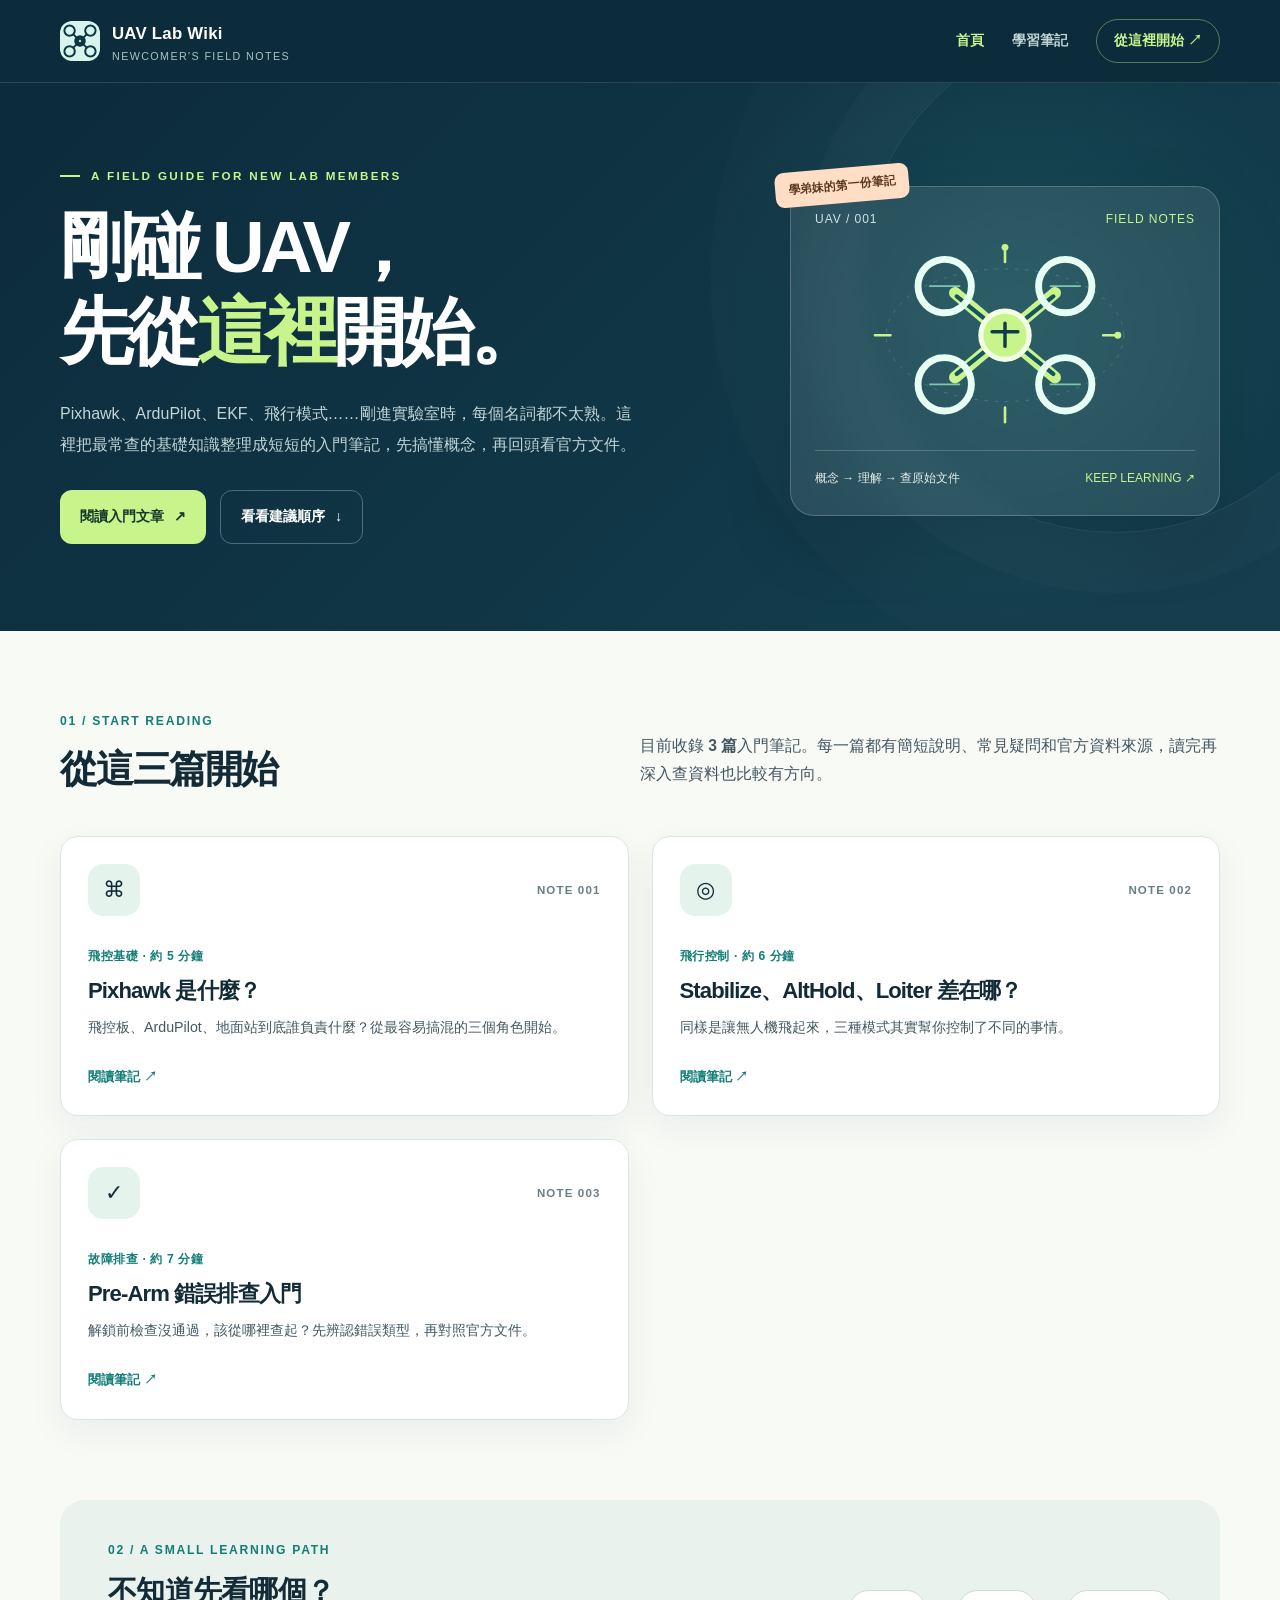
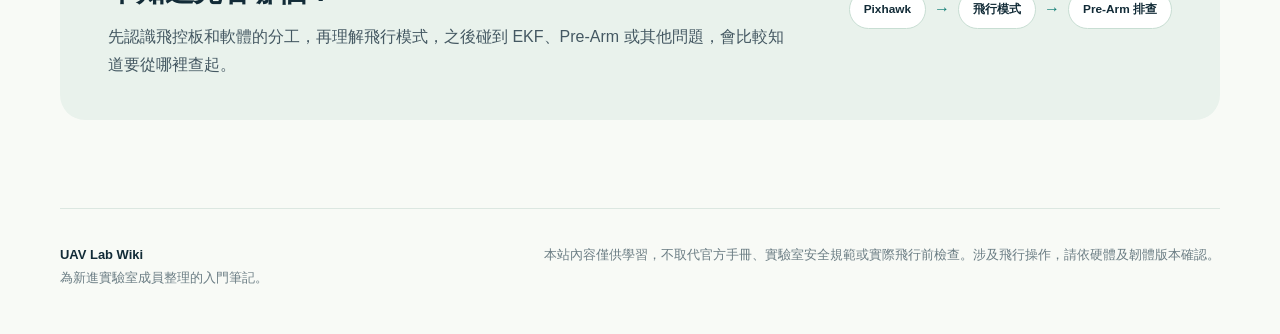
<file: index.html>
<!doctype html>
<html lang="zh-Hant">
<head>
  <meta charset="utf-8">
  <meta name="viewport" content="width=device-width, initial-scale=1">
  <meta name="description" content="給實驗室新進成員的無人機技術入門筆記。從 Pixhawk、ArduPilot 到飛行模式，先把最常遇到的問題弄懂。">
  <meta name="theme-color" content="#0c2b3b">
  <title>UAV Lab Wiki｜實驗室新生無人機入門筆記</title>
  <link rel="icon" type="image/svg+xml" href="assets/img/uav-mark.svg">
  <link rel="stylesheet" href="assets/css/style.css">
</head>
<body>
  <a class="skip-link" href="#main">跳到主要內容</a>
  <header class="site-header">
    <div class="container header-inner">
      <a class="brand" href="index.html" aria-label="UAV Lab Wiki 首頁">
        <img class="brand-mark" src="assets/img/uav-mark.svg" alt="">
        <span>UAV Lab Wiki <small>Newcomer's field notes</small></span>
      </a>
      <nav class="main-nav" aria-label="主要導覽">
        <a aria-current="page" href="index.html">首頁</a>
        <a href="#articles">學習筆記</a>
        <a class="nav-pill" href="#start">從這裡開始 ↗</a>
      </nav>
    </div>
  </header>

  <main id="main">
    <section class="hero" aria-labelledby="hero-title">
      <div class="container hero-inner">
        <div>
          <span class="eyebrow">A FIELD GUIDE FOR NEW LAB MEMBERS</span>
          <h1 id="hero-title">剛碰 UAV，<br>先從<em>這裡</em>開始。</h1>
          <p class="hero-copy">Pixhawk、ArduPilot、EKF、飛行模式……剛進實驗室時，每個名詞都不太熟。這裡把最常查的基礎知識整理成短短的入門筆記，先搞懂概念，再回頭看官方文件。</p>
          <div class="hero-actions">
            <a class="btn btn-primary" href="#articles">閱讀入門文章 <span aria-hidden="true">↗</span></a>
            <a class="btn btn-secondary" href="#start">看看建議順序 <span aria-hidden="true">↓</span></a>
          </div>
        </div>
        <div class="hero-panel" aria-hidden="true">
          <span class="panel-tag">學弟妹的第一份筆記</span>
          <div class="orbit-card">
            <div class="orbit-top"><span>UAV / 001</span><span>FIELD NOTES</span></div>
            <div class="drone-graphic">
              <svg viewBox="0 0 360 230" fill="none" xmlns="http://www.w3.org/2000/svg">
                <ellipse cx="180" cy="110" rx="138" ry="77" stroke="#b9d9ce" opacity=".27" stroke-dasharray="4 8"/>
                <path d="M122 61 238 159M238 61 122 159" stroke="#c7f58c" stroke-width="14" stroke-linecap="round"/>
                <path d="M124 65 236 155M236 65 124 155" stroke="#175462" stroke-width="5" stroke-linecap="round"/>
                <circle cx="180" cy="110" r="28" fill="#c7f58c" stroke="#f2ffe4" stroke-width="6"/>
                <path d="M165 106h30M180 96v27" stroke="#103d45" stroke-width="4" stroke-linecap="round"/>
                <g stroke="#e7fff2" stroke-width="8"><circle cx="110" cy="53" r="31"/><circle cx="250" cy="53" r="31"/><circle cx="110" cy="167" r="31"/><circle cx="250" cy="167" r="31"/></g>
                <g stroke="#7fc5b1" stroke-width="2"><path d="M92 53h36M232 53h36M92 167h36M232 167h36"/></g>
                <path d="M180 25V8M294 110h17M180 194v17M47 110H29" stroke="#c7f58c" stroke-width="3" stroke-linecap="round"/>
                <circle cx="180" cy="8" r="4" fill="#c7f58c"/><circle cx="311" cy="110" r="4" fill="#c7f58c"/>
              </svg>
            </div>
            <div class="orbit-bottom"><span>概念 → 理解 → 查原始文件</span><span>KEEP LEARNING ↗</span></div>
          </div>
        </div>
      </div>
    </section>

    <section class="section" id="articles" aria-labelledby="articles-title">
      <div class="container">
        <div class="section-head">
          <div>
            <span class="section-label">01 / START READING</span>
            <h2 id="articles-title">從這三篇開始</h2>
          </div>
          <p class="section-lead">目前收錄 <strong>3 篇</strong>入門筆記。每一篇都有簡短說明、常見疑問和官方資料來源，讀完再深入查資料也比較有方向。</p>
        </div>
        <div class="article-grid">
          <!-- ARTICLE_CARDS_START -->
          <a class="article-card" href="pages/pixhawk.html" aria-label="閱讀 Pixhawk 是什麼？">
            <div class="card-top"><div class="icon-box" aria-hidden="true">⌘</div><span class="card-num">NOTE 001</span></div>
            <div class="card-meta">飛控基礎 · 約 5 分鐘</div>
            <h3>Pixhawk 是什麼？</h3>
            <p>飛控板、ArduPilot、地面站到底誰負責什麼？從最容易搞混的三個角色開始。</p>
            <span class="card-link">閱讀筆記 ↗</span>
          </a>
          <a class="article-card" href="pages/flight-modes.html" aria-label="閱讀 Stabilize、AltHold、Loiter 差在哪？">
            <div class="card-top"><div class="icon-box" aria-hidden="true">◎</div><span class="card-num">NOTE 002</span></div>
            <div class="card-meta">飛行控制 · 約 6 分鐘</div>
            <h3>Stabilize、AltHold、Loiter 差在哪？</h3>
            <p>同樣是讓無人機飛起來，三種模式其實幫你控制了不同的事情。</p>
            <span class="card-link">閱讀筆記 ↗</span>
          </a>
          <a class="article-card" href="pages/prearm.html" aria-label="閱讀 Pre-Arm 錯誤排查入門">
            <div class="card-top"><div class="icon-box" aria-hidden="true">✓</div><span class="card-num">NOTE 003</span></div>
            <div class="card-meta">故障排查 · 約 7 分鐘</div>
            <h3>Pre-Arm 錯誤排查入門</h3>
            <p>解鎖前檢查沒通過，該從哪裡查起？先辨認錯誤類型，再對照官方文件。</p>
            <span class="card-link">閱讀筆記 ↗</span>
          </a>
          <!-- ARTICLE_CARDS_END -->
        </div>
      </div>
    </section>

    <section class="route-section" id="start" aria-labelledby="route-title">
      <div class="container">
        <div class="route-box">
          <div>
            <span class="section-label">02 / A SMALL LEARNING PATH</span>
            <h2 id="route-title">不知道先看哪個？</h2>
            <p>先認識飛控板和軟體的分工，再理解飛行模式，之後碰到 EKF、Pre-Arm 或其他問題，會比較知道要從哪裡查起。</p>
          </div>
          <div class="route-steps" aria-label="建議閱讀順序"><span class="route-chip">Pixhawk</span><span class="route-arrow">→</span><span class="route-chip">飛行模式</span><span class="route-arrow">→</span><a class="route-chip" href="pages/prearm.html">Pre-Arm 排查</a></div>
        </div>
      </div>
    </section>
  </main>
  <footer class="container about-bar">
    <div><strong>UAV Lab Wiki</strong><br>為新進實驗室成員整理的入門筆記。</div>
    <p class="footer-note">本站內容僅供學習，不取代官方手冊、實驗室安全規範或實際飛行前檢查。涉及飛行操作，請依硬體及韌體版本確認。</p>
  </footer>
</body>
</html>
</file>
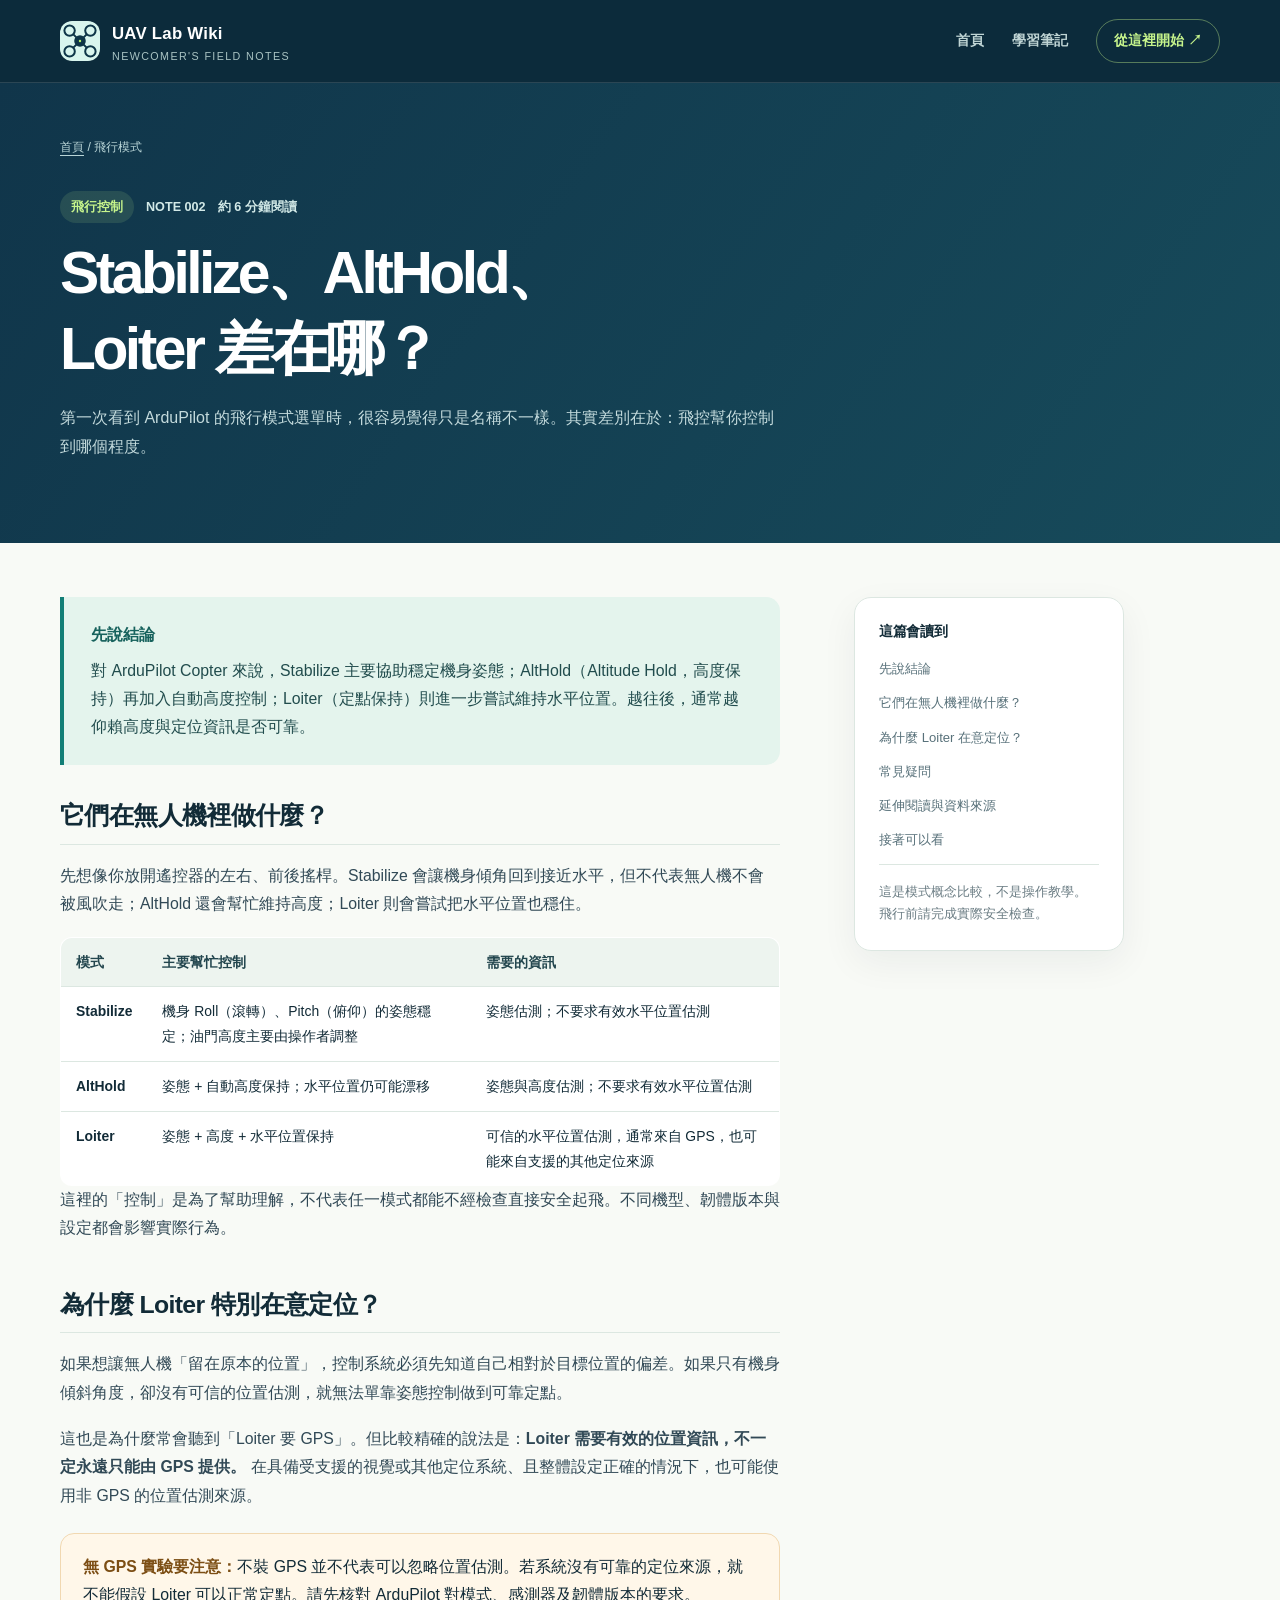
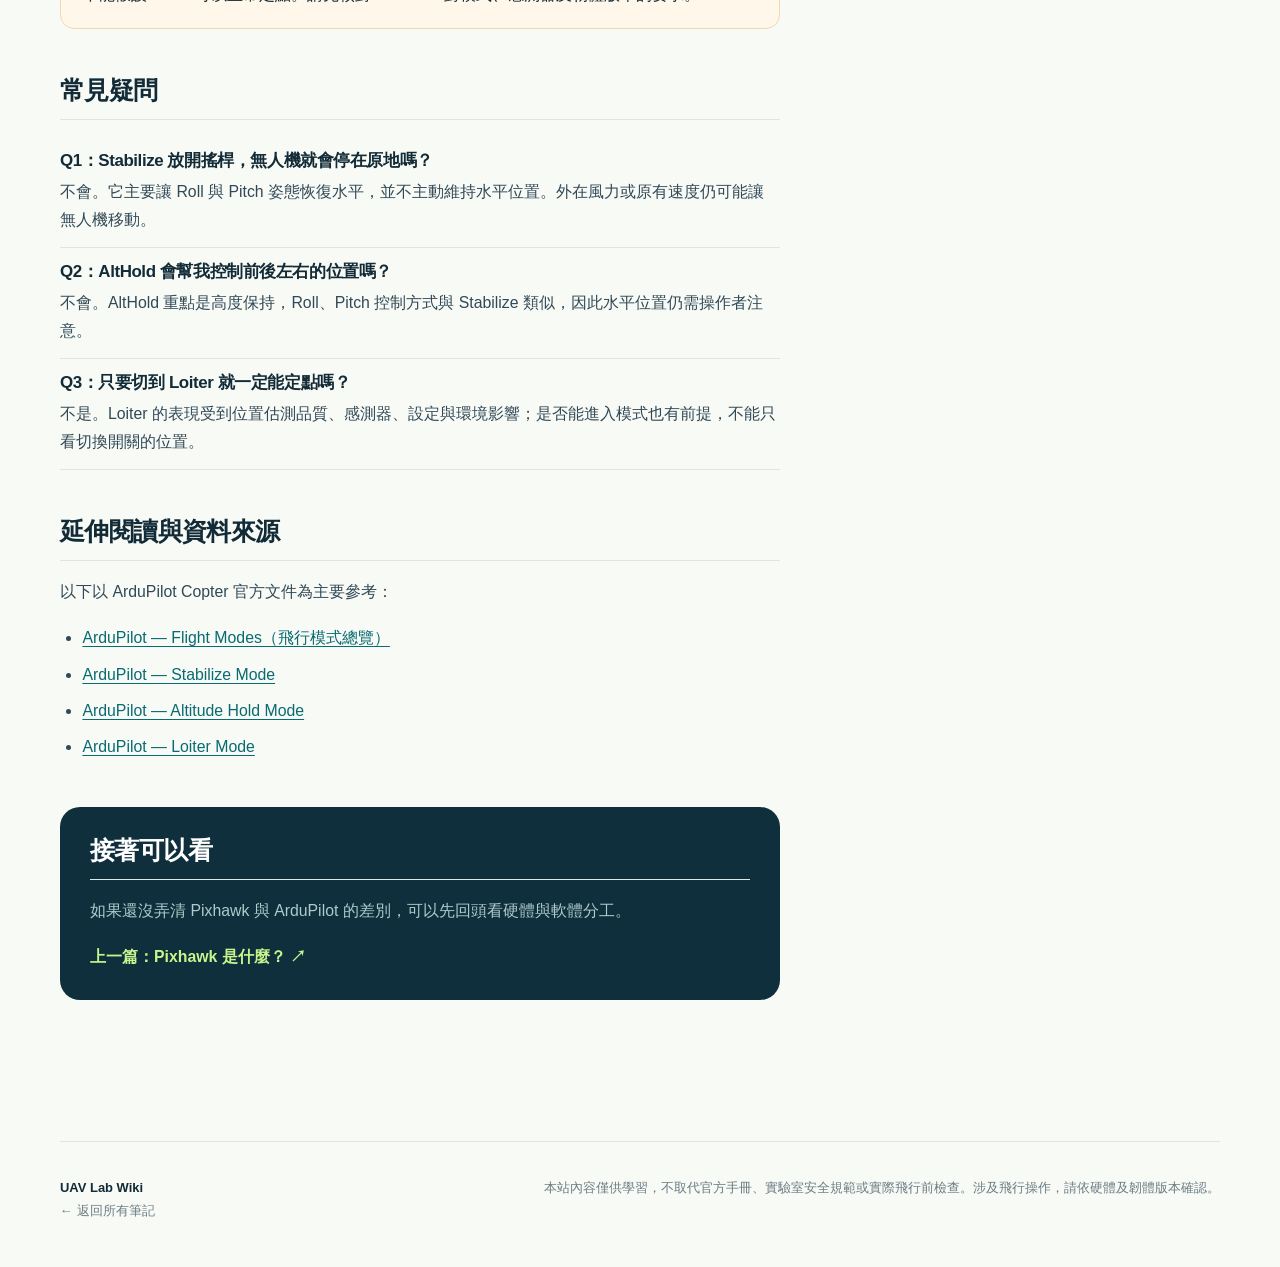
<file: pages/flight-modes.html>
<!doctype html>
<html lang="zh-Hant">
<head>
  <meta charset="utf-8">
  <meta name="viewport" content="width=device-width, initial-scale=1">
  <meta name="description" content="從入門角度比較 ArduPilot Copter 的 Stabilize、AltHold、Loiter 三種飛行模式：姿態、高度與位置控制。">
  <meta name="theme-color" content="#0c2b3b">
  <title>Stabilize、AltHold、Loiter 差在哪？｜UAV Lab Wiki</title>
  <link rel="icon" type="image/svg+xml" href="../assets/img/uav-mark.svg">
  <link rel="stylesheet" href="../assets/css/style.css">
</head>
<body>
  <a class="skip-link" href="#main">跳到主要內容</a>
  <header class="site-header">
    <div class="container header-inner">
      <a class="brand" href="../index.html" aria-label="UAV Lab Wiki 首頁">
        <img class="brand-mark" src="../assets/img/uav-mark.svg" alt="">
        <span>UAV Lab Wiki <small>Newcomer's field notes</small></span>
      </a>
      <nav class="main-nav" aria-label="主要導覽">
        <a href="../index.html">首頁</a>
        <a href="../index.html#articles">學習筆記</a>
        <a class="nav-pill" href="../index.html#start">從這裡開始 ↗</a>
      </nav>
    </div>
  </header>
  <main id="main">
    <header class="article-heading">
      <div class="container">
        <div class="breadcrumbs"><a href="../index.html">首頁</a> / 飛行模式</div>
        <div class="meta-line"><span class="topic">飛行控制</span><span>NOTE 002</span><span>約 6 分鐘閱讀</span></div>
        <h1>Stabilize、AltHold、<br>Loiter 差在哪？</h1>
        <p>第一次看到 ArduPilot 的飛行模式選單時，很容易覺得只是名稱不一樣。其實差別在於：飛控幫你控制到哪個程度。</p>
      </div>
    </header>
    <div class="container article-shell">
      <article class="article-body" aria-label="飛行模式入門文章">
        <div class="lede-box" id="summary">
          <strong>先說結論</strong>
          <p>對 ArduPilot Copter 來說，Stabilize 主要協助穩定機身姿態；AltHold（Altitude Hold，高度保持）再加入自動高度控制；Loiter（定點保持）則進一步嘗試維持水平位置。越往後，通常越仰賴高度與定位資訊是否可靠。</p>
        </div>
        <section id="compare">
          <h2>它們在無人機裡做什麼？</h2>
          <p>先想像你放開遙控器的左右、前後搖桿。Stabilize 會讓機身傾角回到接近水平，但不代表無人機不會被風吹走；AltHold 還會幫忙維持高度；Loiter 則會嘗試把水平位置也穩住。</p>
          <table class="info-table">
            <thead><tr><th scope="col">模式</th><th scope="col">主要幫忙控制</th><th scope="col">需要的資訊</th></tr></thead>
            <tbody>
              <tr><td><strong>Stabilize</strong></td><td>機身 Roll（滾轉）、Pitch（俯仰）的姿態穩定；油門高度主要由操作者調整</td><td>姿態估測；不要求有效水平位置估測</td></tr>
              <tr><td><strong>AltHold</strong></td><td>姿態 + 自動高度保持；水平位置仍可能漂移</td><td>姿態與高度估測；不要求有效水平位置估測</td></tr>
              <tr><td><strong>Loiter</strong></td><td>姿態 + 高度 + 水平位置保持</td><td>可信的水平位置估測，通常來自 GPS，也可能來自支援的其他定位來源</td></tr>
            </tbody>
          </table>
          <p>這裡的「控制」是為了幫助理解，不代表任一模式都能不經檢查直接安全起飛。不同機型、韌體版本與設定都會影響實際行為。</p>
        </section>
        <section id="positions">
          <h2>為什麼 Loiter 特別在意定位？</h2>
          <p>如果想讓無人機「留在原本的位置」，控制系統必須先知道自己相對於目標位置的偏差。如果只有機身傾斜角度，卻沒有可信的位置估測，就無法單靠姿態控制做到可靠定點。</p>
          <p>這也是為什麼常會聽到「Loiter 要 GPS」。但比較精確的說法是：<strong>Loiter 需要有效的位置資訊，不一定永遠只能由 GPS 提供。</strong> 在具備受支援的視覺或其他定位系統、且整體設定正確的情況下，也可能使用非 GPS 的位置估測來源。</p>
          <div class="note-box"><strong>無 GPS 實驗要注意：</strong>不裝 GPS 並不代表可以忽略位置估測。若系統沒有可靠的定位來源，就不能假設 Loiter 可以正常定點。請先核對 ArduPilot 對模式、感測器及韌體版本的要求。</div>
        </section>
        <section id="questions">
          <h2>常見疑問</h2>
          <div class="qa-item">
            <h3>Q1：Stabilize 放開搖桿，無人機就會停在原地嗎？</h3>
            <p>不會。它主要讓 Roll 與 Pitch 姿態恢復水平，並不主動維持水平位置。外在風力或原有速度仍可能讓無人機移動。</p>
          </div>
          <div class="qa-item">
            <h3>Q2：AltHold 會幫我控制前後左右的位置嗎？</h3>
            <p>不會。AltHold 重點是高度保持，Roll、Pitch 控制方式與 Stabilize 類似，因此水平位置仍需操作者注意。</p>
          </div>
          <div class="qa-item">
            <h3>Q3：只要切到 Loiter 就一定能定點嗎？</h3>
            <p>不是。Loiter 的表現受到位置估測品質、感測器、設定與環境影響；是否能進入模式也有前提，不能只看切換開關的位置。</p>
          </div>
        </section>
        <section id="sources">
          <h2>延伸閱讀與資料來源</h2>
          <p>以下以 ArduPilot Copter 官方文件為主要參考：</p>
          <ul class="sources-list">
            <li><a href="https://ardupilot.org/copter/docs/flight-modes.html" target="_blank" rel="noopener noreferrer">ArduPilot — Flight Modes（飛行模式總覽）</a></li>
            <li><a href="https://docs.ardupilot.org/copter/docs/stabilize-mode.html" target="_blank" rel="noopener noreferrer">ArduPilot — Stabilize Mode</a></li>
            <li><a href="https://ardupilot.org/copter/docs/altholdmode.html" target="_blank" rel="noopener noreferrer">ArduPilot — Altitude Hold Mode</a></li>
            <li><a href="https://ardupilot.org/copter/docs/loiter-mode.html" target="_blank" rel="noopener noreferrer">ArduPilot — Loiter Mode</a></li>
          </ul>
        </section>
        <section id="next">
          <div class="read-next">
            <h2>接著可以看</h2>
            <p>如果還沒弄清 Pixhawk 與 ArduPilot 的差別，可以先回頭看硬體與軟體分工。</p>
            <a href="pixhawk.html">上一篇：Pixhawk 是什麼？ ↗</a>
          </div>
        </section>
      </article>
      <aside class="toc" aria-label="本文目錄">
        <h2>這篇會讀到</h2>
        <a href="#summary">先說結論</a>
        <a href="#compare">它們在無人機裡做什麼？</a>
        <a href="#positions">為什麼 Loiter 在意定位？</a>
        <a href="#questions">常見疑問</a>
        <a href="#sources">延伸閱讀與資料來源</a>
        <a href="#next">接著可以看</a>
        <small>這是模式概念比較，不是操作教學。飛行前請完成實際安全檢查。</small>
      </aside>
    </div>
  </main>
  <footer class="container about-bar">
    <div><strong>UAV Lab Wiki</strong><br><a href="../index.html">← 返回所有筆記</a></div>
    <p class="footer-note">本站內容僅供學習，不取代官方手冊、實驗室安全規範或實際飛行前檢查。涉及飛行操作，請依硬體及韌體版本確認。</p>
  </footer>
</body>
</html>
</file>
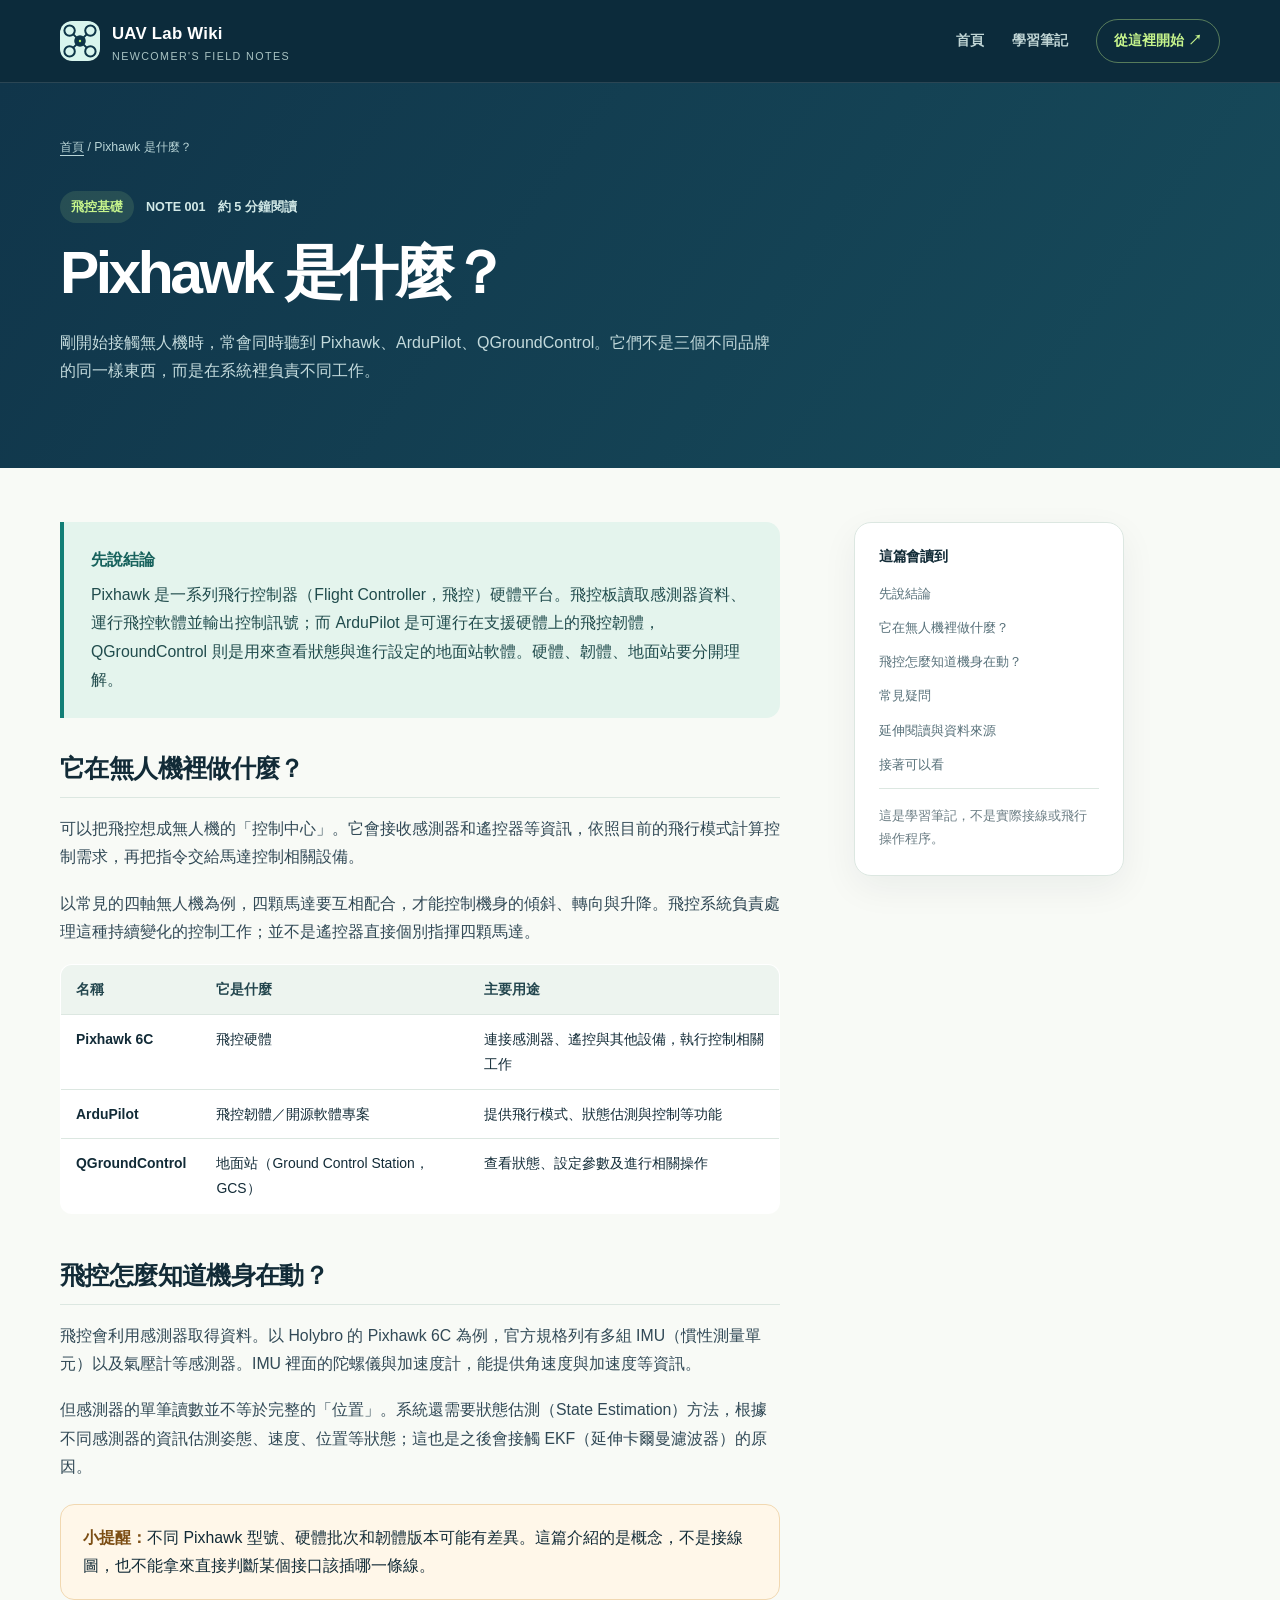
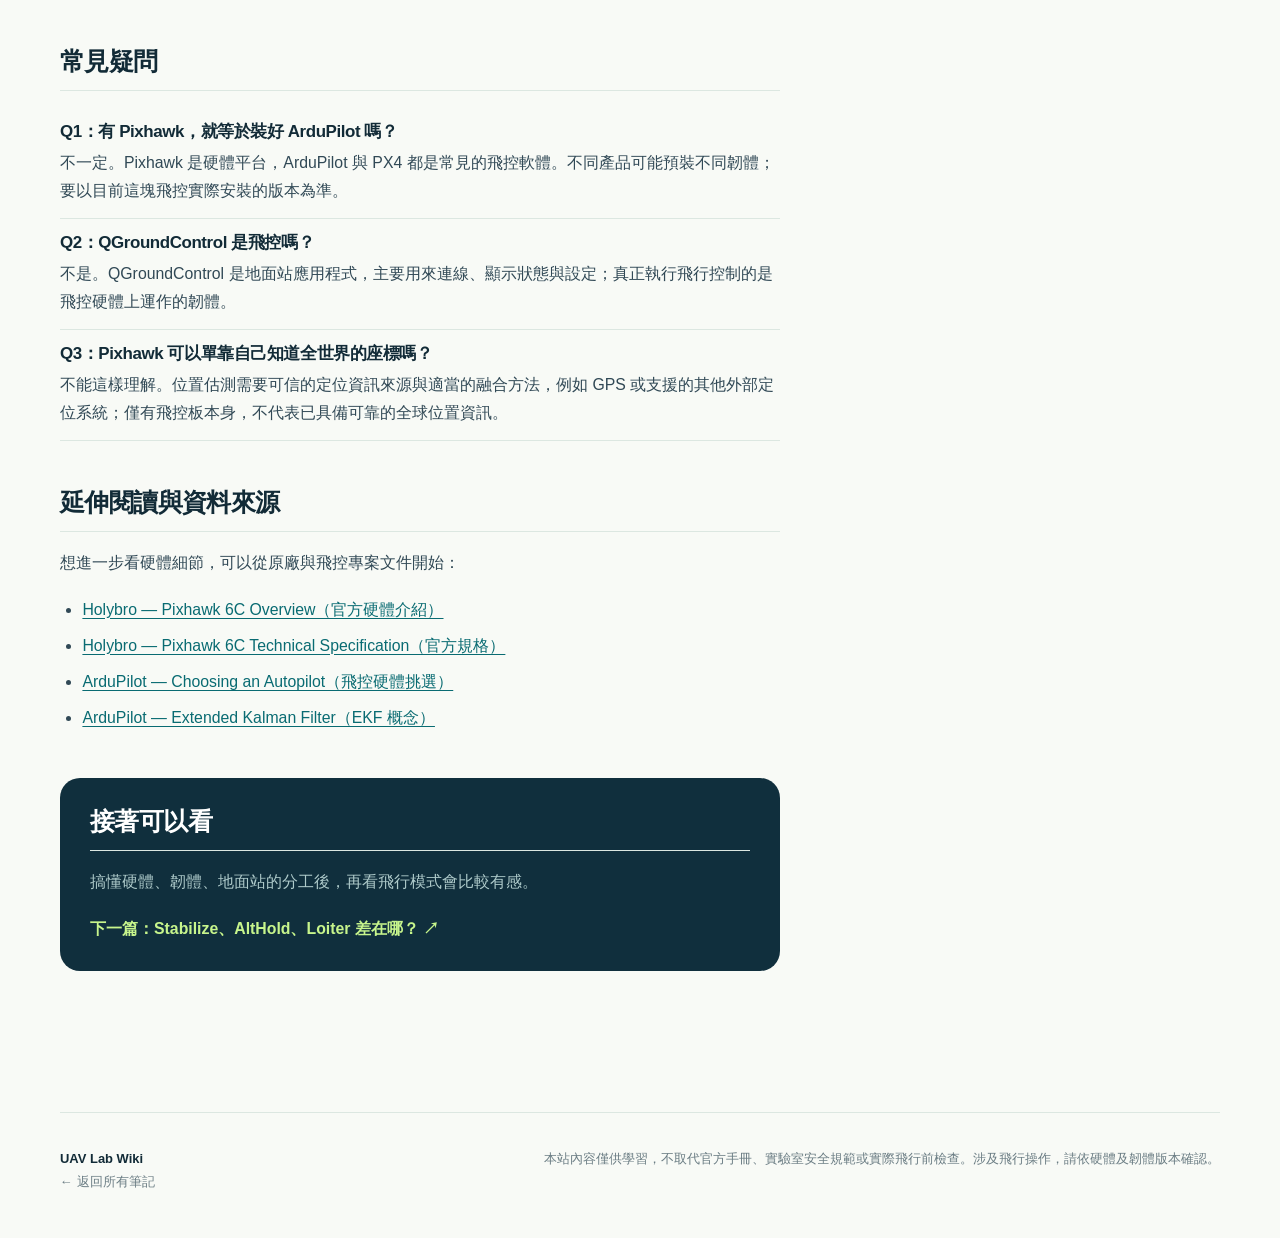
<file: pages/pixhawk.html>
<!doctype html>
<html lang="zh-Hant">
<head>
  <meta charset="utf-8">
  <meta name="viewport" content="width=device-width, initial-scale=1">
  <meta name="description" content="Pixhawk 是什麼？快速搞懂飛控硬體、ArduPilot 飛控韌體和 QGroundControl 地面站的分工。">
  <meta name="theme-color" content="#0c2b3b">
  <title>Pixhawk 是什麼？｜UAV Lab Wiki</title>
  <link rel="icon" type="image/svg+xml" href="../assets/img/uav-mark.svg">
  <link rel="stylesheet" href="../assets/css/style.css">
</head>
<body>
  <a class="skip-link" href="#main">跳到主要內容</a>
  <header class="site-header">
    <div class="container header-inner">
      <a class="brand" href="../index.html" aria-label="UAV Lab Wiki 首頁">
        <img class="brand-mark" src="../assets/img/uav-mark.svg" alt="">
        <span>UAV Lab Wiki <small>Newcomer's field notes</small></span>
      </a>
      <nav class="main-nav" aria-label="主要導覽">
        <a href="../index.html">首頁</a>
        <a href="../index.html#articles">學習筆記</a>
        <a class="nav-pill" href="../index.html#start">從這裡開始 ↗</a>
      </nav>
    </div>
  </header>
  <main id="main">
    <header class="article-heading">
      <div class="container">
        <div class="breadcrumbs"><a href="../index.html">首頁</a> / Pixhawk 是什麼？</div>
        <div class="meta-line"><span class="topic">飛控基礎</span><span>NOTE 001</span><span>約 5 分鐘閱讀</span></div>
        <h1>Pixhawk 是什麼？</h1>
        <p>剛開始接觸無人機時，常會同時聽到 Pixhawk、ArduPilot、QGroundControl。它們不是三個不同品牌的同一樣東西，而是在系統裡負責不同工作。</p>
      </div>
    </header>
    <div class="container article-shell">
      <article class="article-body" aria-label="Pixhawk 入門文章">
        <div class="lede-box" id="summary">
          <strong>先說結論</strong>
          <p>Pixhawk 是一系列飛行控制器（Flight Controller，飛控）硬體平台。飛控板讀取感測器資料、運行飛控軟體並輸出控制訊號；而 ArduPilot 是可運行在支援硬體上的飛控韌體，QGroundControl 則是用來查看狀態與進行設定的地面站軟體。硬體、韌體、地面站要分開理解。</p>
        </div>
        <section id="role">
          <h2>它在無人機裡做什麼？</h2>
          <p>可以把飛控想成無人機的「控制中心」。它會接收感測器和遙控器等資訊，依照目前的飛行模式計算控制需求，再把指令交給馬達控制相關設備。</p>
          <p>以常見的四軸無人機為例，四顆馬達要互相配合，才能控制機身的傾斜、轉向與升降。飛控系統負責處理這種持續變化的控制工作；並不是遙控器直接個別指揮四顆馬達。</p>
          <table class="info-table">
            <thead><tr><th scope="col">名稱</th><th scope="col">它是什麼</th><th scope="col">主要用途</th></tr></thead>
            <tbody>
              <tr><td><strong>Pixhawk 6C</strong></td><td>飛控硬體</td><td>連接感測器、遙控與其他設備，執行控制相關工作</td></tr>
              <tr><td><strong>ArduPilot</strong></td><td>飛控韌體／開源軟體專案</td><td>提供飛行模式、狀態估測與控制等功能</td></tr>
              <tr><td><strong>QGroundControl</strong></td><td>地面站（Ground Control Station，GCS）</td><td>查看狀態、設定參數及進行相關操作</td></tr>
            </tbody>
          </table>
        </section>
        <section id="sensors">
          <h2>飛控怎麼知道機身在動？</h2>
          <p>飛控會利用感測器取得資料。以 Holybro 的 Pixhawk 6C 為例，官方規格列有多組 IMU（慣性測量單元）以及氣壓計等感測器。IMU 裡面的陀螺儀與加速度計，能提供角速度與加速度等資訊。</p>
          <p>但感測器的單筆讀數並不等於完整的「位置」。系統還需要狀態估測（State Estimation）方法，根據不同感測器的資訊估測姿態、速度、位置等狀態；這也是之後會接觸 EKF（延伸卡爾曼濾波器）的原因。</p>
          <div class="note-box"><strong>小提醒：</strong>不同 Pixhawk 型號、硬體批次和韌體版本可能有差異。這篇介紹的是概念，不是接線圖，也不能拿來直接判斷某個接口該插哪一條線。</div>
        </section>
        <section id="questions">
          <h2>常見疑問</h2>
          <div class="qa-item">
            <h3>Q1：有 Pixhawk，就等於裝好 ArduPilot 嗎？</h3>
            <p>不一定。Pixhawk 是硬體平台，ArduPilot 與 PX4 都是常見的飛控軟體。不同產品可能預裝不同韌體；要以目前這塊飛控實際安裝的版本為準。</p>
          </div>
          <div class="qa-item">
            <h3>Q2：QGroundControl 是飛控嗎？</h3>
            <p>不是。QGroundControl 是地面站應用程式，主要用來連線、顯示狀態與設定；真正執行飛行控制的是飛控硬體上運作的韌體。</p>
          </div>
          <div class="qa-item">
            <h3>Q3：Pixhawk 可以單靠自己知道全世界的座標嗎？</h3>
            <p>不能這樣理解。位置估測需要可信的定位資訊來源與適當的融合方法，例如 GPS 或支援的其他外部定位系統；僅有飛控板本身，不代表已具備可靠的全球位置資訊。</p>
          </div>
        </section>
        <section id="sources">
          <h2>延伸閱讀與資料來源</h2>
          <p>想進一步看硬體細節，可以從原廠與飛控專案文件開始：</p>
          <ul class="sources-list">
            <li><a href="https://docs.holybro.com/autopilot/pixhawk-6c/overview" target="_blank" rel="noopener noreferrer">Holybro — Pixhawk 6C Overview（官方硬體介紹）</a></li>
            <li><a href="https://docs.holybro.com/autopilot/pixhawk-6c/technical-specification" target="_blank" rel="noopener noreferrer">Holybro — Pixhawk 6C Technical Specification（官方規格）</a></li>
            <li><a href="https://ardupilot.org/copter/docs/common-autopilots.html" target="_blank" rel="noopener noreferrer">ArduPilot — Choosing an Autopilot（飛控硬體挑選）</a></li>
            <li><a href="https://ardupilot.org/copter/docs/common-apm-navigation-extended-kalman-filter-overview.html" target="_blank" rel="noopener noreferrer">ArduPilot — Extended Kalman Filter（EKF 概念）</a></li>
          </ul>
        </section>
        <section id="next">
          <div class="read-next">
            <h2>接著可以看</h2>
            <p>搞懂硬體、韌體、地面站的分工後，再看飛行模式會比較有感。</p>
            <a href="flight-modes.html">下一篇：Stabilize、AltHold、Loiter 差在哪？ ↗</a>
          </div>
        </section>
      </article>
      <aside class="toc" aria-label="本文目錄">
        <h2>這篇會讀到</h2>
        <a href="#summary">先說結論</a>
        <a href="#role">它在無人機裡做什麼？</a>
        <a href="#sensors">飛控怎麼知道機身在動？</a>
        <a href="#questions">常見疑問</a>
        <a href="#sources">延伸閱讀與資料來源</a>
        <a href="#next">接著可以看</a>
        <small>這是學習筆記，不是實際接線或飛行操作程序。</small>
      </aside>
    </div>
  </main>
  <footer class="container about-bar">
    <div><strong>UAV Lab Wiki</strong><br><a href="../index.html">← 返回所有筆記</a></div>
    <p class="footer-note">本站內容僅供學習，不取代官方手冊、實驗室安全規範或實際飛行前檢查。涉及飛行操作，請依硬體及韌體版本確認。</p>
  </footer>
</body>
</html>
</file>
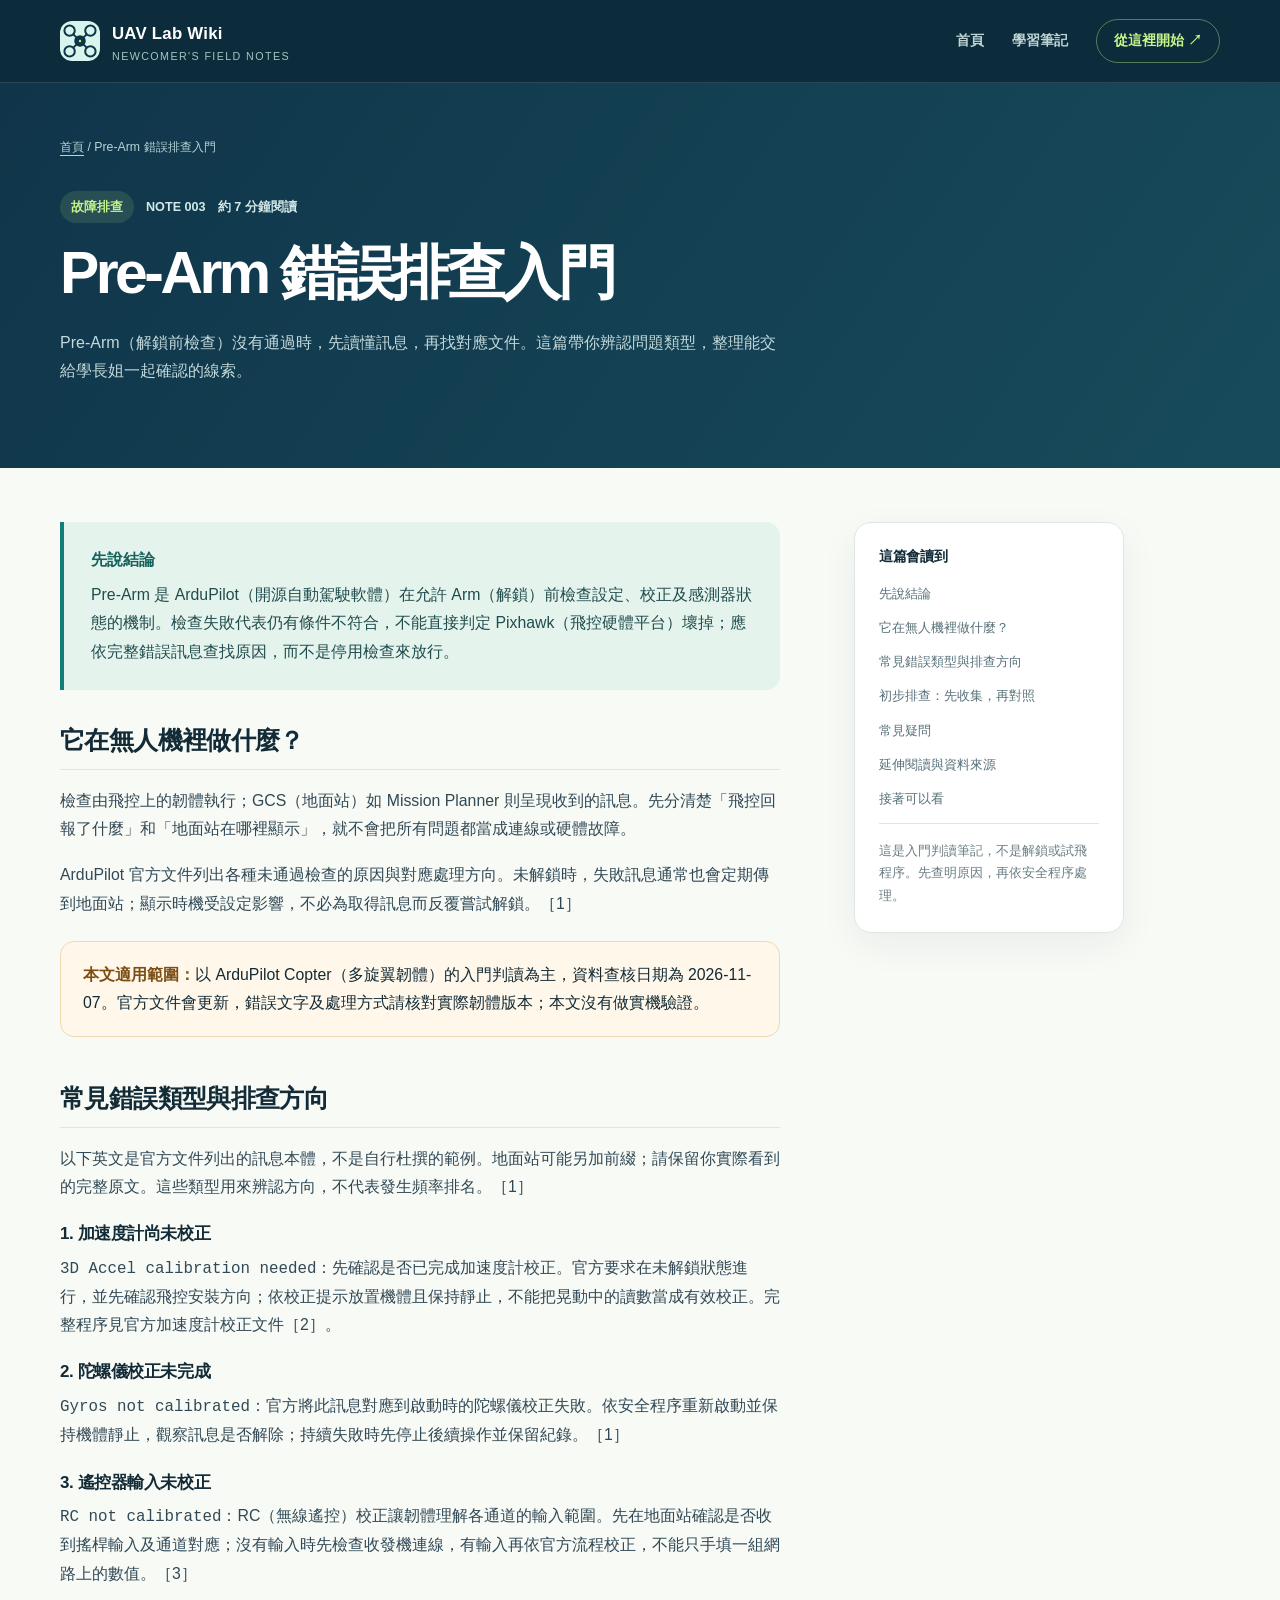
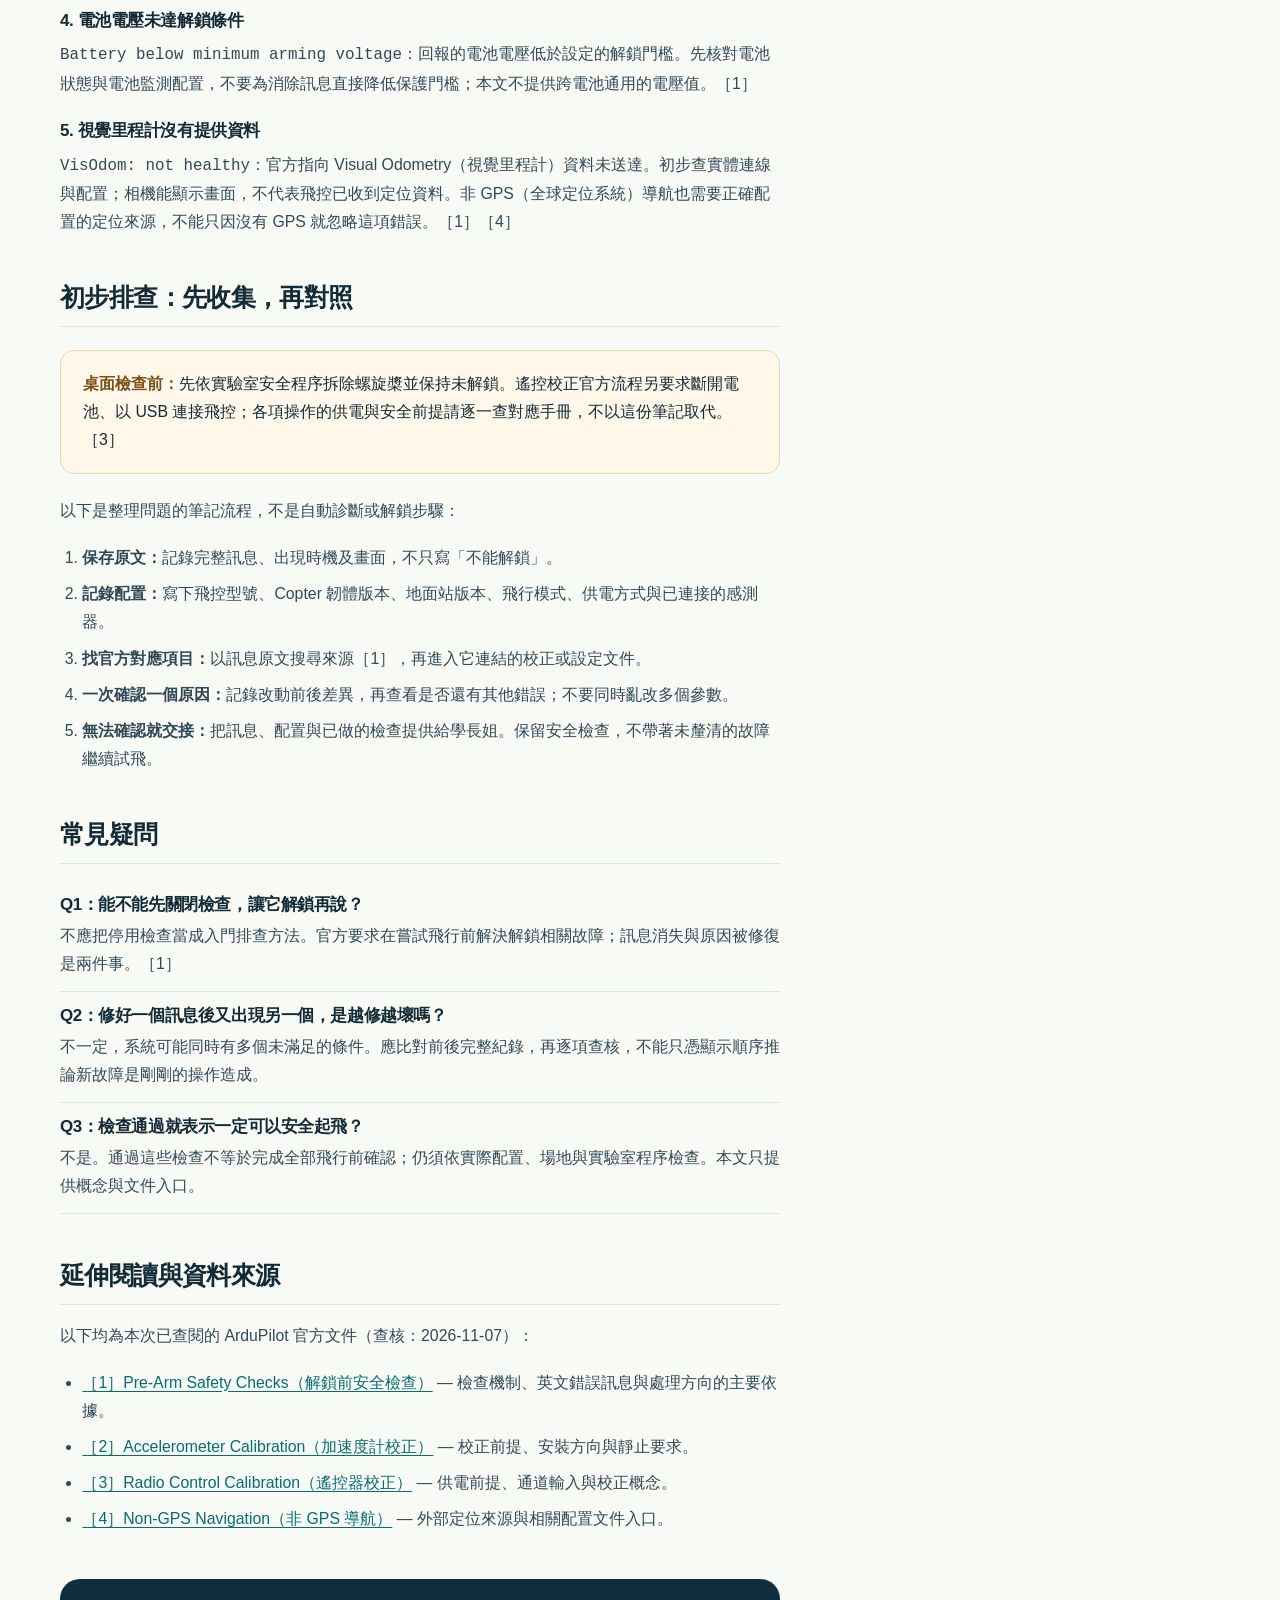
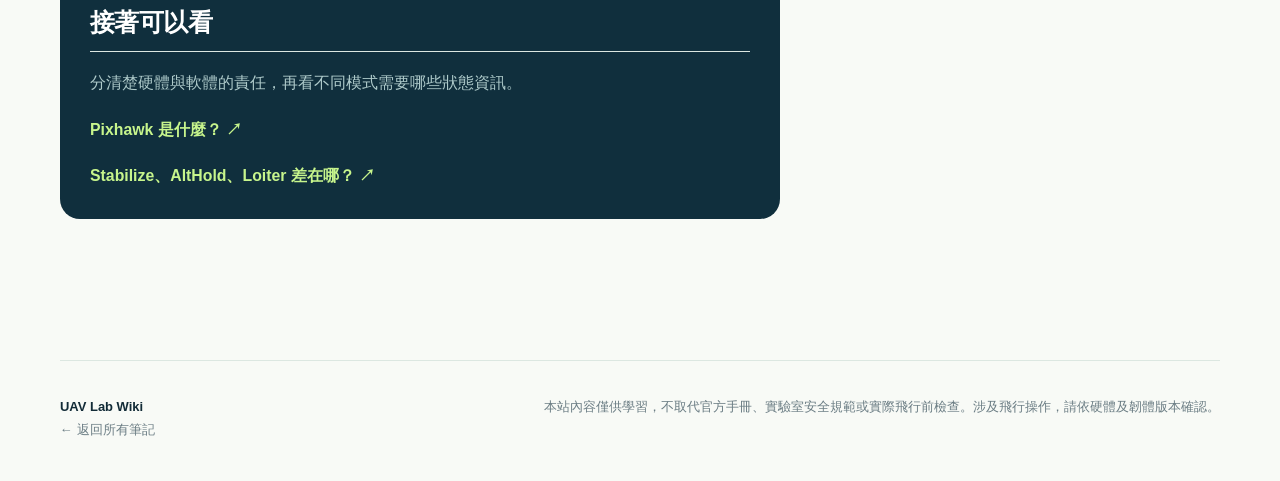
<file: pages/prearm.html>
<!doctype html>
<html lang="zh-Hant">
<head>
  <meta charset="utf-8">
  <meta name="viewport" content="width=device-width, initial-scale=1">
  <meta name="description" content="認識 ArduPilot 的 Pre-Arm 解鎖前檢查，從官方錯誤訊息理解校正、遙控、電池與視覺里程計的初步排查方向。">
  <meta name="theme-color" content="#0c2b3b">
  <title>Pre-Arm 錯誤排查入門｜UAV Lab Wiki</title>
  <link rel="icon" type="image/svg+xml" href="../assets/img/uav-mark.svg">
  <link rel="stylesheet" href="../assets/css/style.css">
</head>
<body>
  <a class="skip-link" href="#main">跳到主要內容</a>
  <header class="site-header">
    <div class="container header-inner">
      <a class="brand" href="../index.html" aria-label="UAV Lab Wiki 首頁">
        <img class="brand-mark" src="../assets/img/uav-mark.svg" alt="">
        <span>UAV Lab Wiki <small>Newcomer's field notes</small></span>
      </a>
      <nav class="main-nav" aria-label="主要導覽">
        <a href="../index.html">首頁</a>
        <a href="../index.html#articles">學習筆記</a>
        <a class="nav-pill" href="../index.html#start">從這裡開始 ↗</a>
      </nav>
    </div>
  </header>
  <main id="main">
    <header class="article-heading">
      <div class="container">
        <div class="breadcrumbs"><a href="../index.html">首頁</a> / Pre-Arm 錯誤排查入門</div>
        <div class="meta-line"><span class="topic">故障排查</span><span>NOTE 003</span><span>約 7 分鐘閱讀</span></div>
        <h1>Pre-Arm 錯誤排查入門</h1>
        <p>Pre-Arm（解鎖前檢查）沒有通過時，先讀懂訊息，再找對應文件。這篇帶你辨認問題類型，整理能交給學長姐一起確認的線索。</p>
      </div>
    </header>
    <div class="container article-shell">
      <article class="article-body" aria-label="Pre-Arm 錯誤排查入門文章">
        <div class="lede-box" id="summary">
          <strong>先說結論</strong>
          <p>Pre-Arm 是 ArduPilot（開源自動駕駛軟體）在允許 Arm（解鎖）前檢查設定、校正及感測器狀態的機制。檢查失敗代表仍有條件不符合，不能直接判定 Pixhawk（飛控硬體平台）壞掉；應依完整錯誤訊息查找原因，而不是停用檢查來放行。</p>
        </div>
        <section id="role">
          <h2>它在無人機裡做什麼？</h2>
          <p>檢查由飛控上的韌體執行；GCS（地面站）如 Mission Planner 則呈現收到的訊息。先分清楚「飛控回報了什麼」和「地面站在哪裡顯示」，就不會把所有問題都當成連線或硬體故障。</p>
          <p>ArduPilot 官方文件列出各種未通過檢查的原因與對應處理方向。未解鎖時，失敗訊息通常也會定期傳到地面站；顯示時機受設定影響，不必為取得訊息而反覆嘗試解鎖。<a href="#source-prearm">［1］</a></p>
          <div class="note-box"><strong>本文適用範圍：</strong>以 ArduPilot Copter（多旋翼韌體）的入門判讀為主，資料查核日期為 <time datetime="2026-11-07">2026-11-07</time>。官方文件會更新，錯誤文字及處理方式請核對實際韌體版本；本文沒有做實機驗證。</div>
        </section>
        <section id="errors">
          <h2>常見錯誤類型與排查方向</h2>
          <p>以下英文是官方文件列出的訊息本體，不是自行杜撰的範例。地面站可能另加前綴；請保留你實際看到的完整原文。這些類型用來辨認方向，不代表發生頻率排名。<a href="#source-prearm">［1］</a></p>
          <h3>1. 加速度計尚未校正</h3>
          <p><code>3D Accel calibration needed</code>：先確認是否已完成加速度計校正。官方要求在未解鎖狀態進行，並先確認飛控安裝方向；依校正提示放置機體且保持靜止，不能把晃動中的讀數當成有效校正。完整程序見<a href="#source-accel">官方加速度計校正文件［2］</a>。</p>
          <h3>2. 陀螺儀校正未完成</h3>
          <p><code>Gyros not calibrated</code>：官方將此訊息對應到啟動時的陀螺儀校正失敗。依安全程序重新啟動並保持機體靜止，觀察訊息是否解除；持續失敗時先停止後續操作並保留紀錄。<a href="#source-prearm">［1］</a></p>
          <h3>3. 遙控器輸入未校正</h3>
          <p><code>RC not calibrated</code>：RC（無線遙控）校正讓韌體理解各通道的輸入範圍。先在地面站確認是否收到搖桿輸入及通道對應；沒有輸入時先檢查收發機連線，有輸入再依官方流程校正，不能只手填一組網路上的數值。<a href="#source-radio">［3］</a></p>
          <h3>4. 電池電壓未達解鎖條件</h3>
          <p><code>Battery below minimum arming voltage</code>：回報的電池電壓低於設定的解鎖門檻。先核對電池狀態與電池監測配置，不要為消除訊息直接降低保護門檻；本文不提供跨電池通用的電壓值。<a href="#source-prearm">［1］</a></p>
          <h3>5. 視覺里程計沒有提供資料</h3>
          <p><code>VisOdom: not healthy</code>：官方指向 Visual Odometry（視覺里程計）資料未送達。初步查實體連線與配置；相機能顯示畫面，不代表飛控已收到定位資料。非 GPS（全球定位系統）導航也需要正確配置的定位來源，不能只因沒有 GPS 就忽略這項錯誤。<a href="#source-prearm">［1］</a><a href="#source-navigation">［4］</a></p>
        </section>
        <section id="workflow">
          <h2>初步排查：先收集，再對照</h2>
          <div class="note-box"><strong>桌面檢查前：</strong>先依實驗室安全程序拆除螺旋槳並保持未解鎖。遙控校正官方流程另要求斷開電池、以 USB 連接飛控；各項操作的供電與安全前提請逐一查對應手冊，不以這份筆記取代。<a href="#source-radio">［3］</a></div>
          <p>以下是整理問題的筆記流程，不是自動診斷或解鎖步驟：</p>
          <ol>
            <li><strong>保存原文：</strong>記錄完整訊息、出現時機及畫面，不只寫「不能解鎖」。</li>
            <li><strong>記錄配置：</strong>寫下飛控型號、Copter 韌體版本、地面站版本、飛行模式、供電方式與已連接的感測器。</li>
            <li><strong>找官方對應項目：</strong>以訊息原文搜尋來源［1］，再進入它連結的校正或設定文件。</li>
            <li><strong>一次確認一個原因：</strong>記錄改動前後差異，再查看是否還有其他錯誤；不要同時亂改多個參數。</li>
            <li><strong>無法確認就交接：</strong>把訊息、配置與已做的檢查提供給學長姐。保留安全檢查，不帶著未釐清的故障繼續試飛。</li>
          </ol>
        </section>
        <section id="questions">
          <h2>常見疑問</h2>
          <div class="qa-item">
            <h3>Q1：能不能先關閉檢查，讓它解鎖再說？</h3>
            <p>不應把停用檢查當成入門排查方法。官方要求在嘗試飛行前解決解鎖相關故障；訊息消失與原因被修復是兩件事。<a href="#source-prearm">［1］</a></p>
          </div>
          <div class="qa-item">
            <h3>Q2：修好一個訊息後又出現另一個，是越修越壞嗎？</h3>
            <p>不一定，系統可能同時有多個未滿足的條件。應比對前後完整紀錄，再逐項查核，不能只憑顯示順序推論新故障是剛剛的操作造成。</p>
          </div>
          <div class="qa-item">
            <h3>Q3：檢查通過就表示一定可以安全起飛？</h3>
            <p>不是。通過這些檢查不等於完成全部飛行前確認；仍須依實際配置、場地與實驗室程序檢查。本文只提供概念與文件入口。</p>
          </div>
        </section>
        <section id="sources">
          <h2>延伸閱讀與資料來源</h2>
          <p>以下均為本次已查閱的 ArduPilot 官方文件（查核：2026-11-07）：</p>
          <ul class="sources-list">
            <li id="source-prearm"><a href="https://ardupilot.org/copter/docs/common-prearm-safety-checks.html" target="_blank" rel="noopener noreferrer">［1］Pre-Arm Safety Checks（解鎖前安全檢查）</a> — 檢查機制、英文錯誤訊息與處理方向的主要依據。</li>
            <li id="source-accel"><a href="https://ardupilot.org/copter/docs/common-accelerometer-calibration.html" target="_blank" rel="noopener noreferrer">［2］Accelerometer Calibration（加速度計校正）</a> — 校正前提、安裝方向與靜止要求。</li>
            <li id="source-radio"><a href="https://ardupilot.org/copter/docs/common-radio-control-calibration.html" target="_blank" rel="noopener noreferrer">［3］Radio Control Calibration（遙控器校正）</a> — 供電前提、通道輸入與校正概念。</li>
            <li id="source-navigation"><a href="https://ardupilot.org/copter/docs/common-non-gps-navigation-landing-page.html" target="_blank" rel="noopener noreferrer">［4］Non-GPS Navigation（非 GPS 導航）</a> — 外部定位來源與相關配置文件入口。</li>
          </ul>
        </section>
        <section id="next">
          <div class="read-next">
            <h2>接著可以看</h2>
            <p>分清楚硬體與軟體的責任，再看不同模式需要哪些狀態資訊。</p>
            <p><a href="pixhawk.html">Pixhawk 是什麼？ ↗</a></p>
            <a href="flight-modes.html">Stabilize、AltHold、Loiter 差在哪？ ↗</a>
          </div>
        </section>
      </article>
      <aside class="toc" aria-label="本文目錄">
        <h2>這篇會讀到</h2>
        <a href="#summary">先說結論</a>
        <a href="#role">它在無人機裡做什麼？</a>
        <a href="#errors">常見錯誤類型與排查方向</a>
        <a href="#workflow">初步排查：先收集，再對照</a>
        <a href="#questions">常見疑問</a>
        <a href="#sources">延伸閱讀與資料來源</a>
        <a href="#next">接著可以看</a>
        <small>這是入門判讀筆記，不是解鎖或試飛程序。先查明原因，再依安全程序處理。</small>
      </aside>
    </div>
  </main>
  <footer class="container about-bar">
    <div><strong>UAV Lab Wiki</strong><br><a href="../index.html">← 返回所有筆記</a></div>
    <p class="footer-note">本站內容僅供學習，不取代官方手冊、實驗室安全規範或實際飛行前檢查。涉及飛行操作，請依硬體及韌體版本確認。</p>
  </footer>
</body>
</html>
</file>
<file: assets/css/style.css>
/* UAV Lab Wiki — single source of truth for site appearance.
   See AGENTS.md before modifying. */
:root {
  --ink:#122b37;
  --ink-soft:#445862;
  --muted:#6b7d84;
  --paper:#f8faf6;
  --white:#fff;
  --line:#dce7e1;
  --navy:#0c2b3b;
  --navy-2:#17465a;
  --sea:#127e76;
  --sea-light:#e4f4ed;
  --lime:#c7f58c;
  --peach:#ffdec5;
  --radius:18px;
  --shadow:0 12px 36px rgba(10,42,50,.06);
  --wrap:1160px;
}
*,*::before,*::after{box-sizing:border-box}
html{scroll-behavior:smooth}
body{margin:0;font-family:-apple-system,BlinkMacSystemFont,"PingFang TC","Noto Sans TC","Microsoft JhengHei",sans-serif;color:var(--ink);background:var(--paper);line-height:1.78;-webkit-font-smoothing:antialiased}
a{color:inherit;text-decoration:none}
a:focus-visible,button:focus-visible{outline:3px solid #f0b95e;outline-offset:4px;border-radius:4px}
img{max-width:100%;display:block}p{margin:0 0 1.15rem}h1,h2,h3{line-height:1.28;letter-spacing:-.025em}h1,h2,h3{margin:0 0 .8rem}ul,ol{padding-left:1.4rem}.container{width:min(var(--wrap),calc(100% - 48px));margin-inline:auto}
.skip-link{position:absolute;top:-100px;left:12px;background:var(--lime);padding:8px 15px;z-index:1000}.skip-link:focus{top:12px}
.site-header{background:var(--navy);border-bottom:1px solid rgba(255,255,255,.13);position:relative;z-index:1}
.header-inner{min-height:82px;display:flex;align-items:center;justify-content:space-between;gap:20px}
.brand{display:flex;align-items:center;gap:12px;color:#fff;font-size:1.05rem;font-weight:800;letter-spacing:.015em}
.brand-mark{width:40px;height:40px;flex:none;border-radius:12px}
.brand small{display:block;color:#a9c3c3;font-size:.67rem;line-height:1.35;font-weight:500;letter-spacing:.13em;text-transform:uppercase}
.main-nav{display:flex;align-items:center;gap:28px;color:#bfd4d4;font-size:.88rem;font-weight:600}
.main-nav a:hover,.main-nav a[aria-current="page"]{color:var(--lime)}
.nav-pill{border:1px solid rgba(199,245,140,.4);padding:8px 17px;border-radius:30px;color:var(--lime)!important}
.hero{background:radial-gradient(circle at 79% 42%,rgba(39,125,123,.32),transparent 29%),linear-gradient(135deg,var(--navy),#123b4b 78%);color:white;overflow:hidden;position:relative}
.hero::after{content:"";position:absolute;width:510px;height:510px;border:1px solid rgba(255,255,255,.09);border-radius:50%;right:-90px;top:-60px;pointer-events:none;box-shadow:0 0 0 60px rgba(255,255,255,.017),0 0 0 150px rgba(255,255,255,.01)}
.hero-inner{display:grid;grid-template-columns:minmax(0,1.05fr) minmax(0,.95fr);align-items:center;gap:50px;min-height:475px;padding-block:75px 87px;position:relative;z-index:1}
.eyebrow{font-size:.73rem;font-weight:800;letter-spacing:.2em;text-transform:uppercase;display:inline-flex;align-items:center;gap:11px}
.eyebrow::before{content:"";display:inline-block;width:20px;height:2px;background:currentColor}
.hero .eyebrow{color:var(--lime)}
.hero h1{font-size:clamp(2.6rem,5.7vw,4.65rem);line-height:1.16;margin:19px 0 23px;letter-spacing:-.065em;font-weight:860}
.hero h1 em{font-style:normal;color:var(--lime)}
.hero-copy{color:#c2d6d7;font-size:1rem;max-width:580px;line-height:1.95}
.hero-actions{display:flex;flex-wrap:wrap;gap:14px;margin-top:30px}
.btn{display:inline-flex;align-items:center;justify-content:center;gap:10px;border-radius:12px;padding:13px 20px;font-size:.9rem;font-weight:800;transition:transform .15s,background .15s}
.btn:hover{transform:translateY(-2px)}.btn-primary{background:var(--lime);color:#17382c}.btn-secondary{color:#fff;border:1px solid rgba(255,255,255,.28)}
.hero-panel{position:relative;max-width:430px;width:100%;margin-left:auto}
.panel-tag{position:absolute;left:-15px;top:-18px;border-radius:9px;background:var(--peach);color:#593a20;padding:7px 13px;font-weight:800;font-size:.74rem;z-index:2;transform:rotate(-5deg)}
.orbit-card{background:rgba(255,255,255,.09);border:1px solid rgba(255,255,255,.2);border-radius:24px;padding:22px 24px 26px;backdrop-filter:blur(9px);box-shadow:0 25px 70px rgba(0,0,0,.14)}
.orbit-top{display:flex;justify-content:space-between;color:#cfe4e2;font-size:.75rem;letter-spacing:.08em}.orbit-top span:last-child{color:var(--lime)}
.drone-graphic{height:220px;display:flex;align-items:center;justify-content:center;position:relative}
.drone-graphic svg{width:310px;max-width:100%;height:205px;overflow:visible}
.orbit-bottom{display:flex;justify-content:space-between;gap:10px;border-top:1px solid rgba(255,255,255,.2);padding-top:17px;font-size:.75rem;color:#e7f0ec}
.orbit-bottom span:last-child{color:var(--lime)}
.section{padding-block:80px}.section-head{display:flex;justify-content:space-between;align-items:end;gap:30px;margin-bottom:30px}
.section h2{font-size:clamp(1.8rem,3vw,2.65rem);letter-spacing:-.045em}.section-lead{color:var(--ink-soft);max-width:580px;font-size:.98rem}
.section-label{display:block;color:var(--sea);font-size:.76rem;letter-spacing:.14em;font-weight:800;margin-bottom:12px}
.article-grid{display:grid;grid-template-columns:repeat(2,minmax(0,1fr));gap:23px}
.article-card{background:var(--white);border:1px solid var(--line);border-radius:var(--radius);padding:27px;box-shadow:var(--shadow);display:flex;flex-direction:column;min-height:280px;transition:transform .16s,border-color .16s,box-shadow .16s}
.article-card:hover{transform:translateY(-4px);border-color:#b3d7c8;box-shadow:0 15px 36px rgba(10,42,50,.11)}
.card-top{display:flex;align-items:center;justify-content:space-between;gap:15px;margin-bottom:30px}.icon-box{height:52px;width:52px;display:grid;place-items:center;background:var(--sea-light);border-radius:15px;font-size:1.35rem}
.card-num{font-size:.72rem;color:var(--muted);font-weight:800;letter-spacing:.1em}
.card-meta{color:var(--sea);font-size:.76rem;font-weight:800;letter-spacing:.05em;margin-bottom:9px}
.article-card h3{font-size:1.38rem;letter-spacing:-.04em;margin-bottom:9px}
.article-card p{color:var(--ink-soft);font-size:.89rem;line-height:1.85;margin-bottom:24px}
.card-link{margin-top:auto;font-weight:800;font-size:.84rem;color:var(--sea)}
.route-section{padding:0 0 88px}.route-box{border-radius:25px;background:#e9f2ec;display:grid;grid-template-columns:minmax(0,1fr) auto;gap:35px;align-items:center;padding:40px 48px}
.route-box h2{font-size:1.8rem}.route-box p{color:var(--ink-soft);max-width:680px;margin-bottom:0}
.route-steps{display:flex;align-items:center;gap:8px;flex-wrap:wrap}.route-chip{background:#fff;border:1px solid #c8ded3;border-radius:999px;padding:8px 14px;font-size:.74rem;font-weight:800;white-space:nowrap}.route-arrow{color:var(--sea);font-weight:900}
.about-bar{border-top:1px solid var(--line);padding:34px 0 45px;display:flex;justify-content:space-between;gap:30px;color:var(--muted);font-size:.81rem}
.about-bar strong{color:var(--ink)}.footer-note{max-width:680px}
/* Article layout */
.article-heading{background:linear-gradient(125deg,#10354a,#174b5b);color:#fff;padding:54px 0 64px}
.breadcrumbs{font-size:.77rem;color:#b9d5d7;margin-bottom:32px}.breadcrumbs a{text-decoration:underline;text-underline-offset:4px}
.article-heading h1{font-size:clamp(2.15rem,4.6vw,3.7rem);max-width:820px;letter-spacing:-.06em;margin:12px 0 18px}
.article-heading p{color:#c3dadc;max-width:720px;font-size:1rem}.article-heading .meta-line{display:flex;gap:12px;align-items:center;flex-wrap:wrap;color:#d2e9e7;font-size:.79rem;font-weight:700}
.article-heading .topic{color:var(--lime);background:rgba(199,245,140,.12);padding:5px 11px;border-radius:99px}
.article-shell{display:grid;grid-template-columns:minmax(0,720px) minmax(0,270px);gap:74px;align-items:start;padding-block:54px 95px}
.article-body{min-width:0;font-size:.99rem}.article-body section{scroll-margin-top:32px;margin-bottom:46px}
.article-body h2{font-size:1.55rem;margin:0 0 17px;padding-bottom:12px;border-bottom:1px solid var(--line)}
.article-body h3{font-size:1.06rem;margin:22px 0 9px}.article-body p,.article-body li{color:#314956}.article-body li{margin-bottom:8px}
.lede-box{background:var(--sea-light);border-left:4px solid var(--sea);padding:24px 27px;border-radius:0 14px 14px 0;margin:0 0 35px}.lede-box strong{display:block;color:#17625d;margin-bottom:7px}.lede-box p{margin:0;color:#214c4d}
.note-box{border:1px solid #f1d8b1;background:#fff7e9;border-radius:14px;padding:19px 22px;margin:23px 0}.note-box strong{color:#7c4e14}
.info-table{border-collapse:collapse;width:100%;background:#fff;border:1px solid var(--line);font-size:.87rem;border-radius:12px;overflow:hidden;display:table}.info-table th,.info-table td{text-align:left;vertical-align:top;border-bottom:1px solid var(--line);padding:12px 15px}.info-table th{background:#edf4ef;color:#23464e;font-weight:800}.info-table tr:last-child td{border-bottom:0}
.qa-item{padding:13px 0;border-bottom:1px solid var(--line)}.qa-item h3{margin:0 0 6px}.qa-item p{margin:0}
.sources-list a{color:#096b72;text-decoration:underline;text-underline-offset:3px;overflow-wrap:anywhere}.sources-list a:hover{color:#053e45}
.read-next{background:#102f3d;color:#fff;border-radius:20px;padding:28px 30px;margin-top:35px}.read-next p{color:#aecaca}.read-next a{font-weight:800;color:var(--lime)}
.toc{background:#fff;border:1px solid var(--line);border-radius:17px;padding:24px;position:sticky;top:25px;box-shadow:var(--shadow)}.toc h2{font-size:.9rem;margin-bottom:17px}.toc a{display:block;color:#58717a;font-size:.82rem;line-height:1.7;margin-bottom:12px}.toc a:hover{color:var(--sea)}.toc small{display:block;border-top:1px solid var(--line);padding-top:16px;color:var(--muted);line-height:1.7}
@media(max-width:960px){.hero-inner{gap:26px}.article-shell{grid-template-columns:minmax(0,1fr) 230px;gap:30px}.route-box{grid-template-columns:1fr}}
@media(max-width:760px){.container{width:min(var(--wrap),calc(100% - 32px))}.header-inner{min-height:70px}.brand{font-size:.89rem}.brand-mark{width:34px;height:34px}.main-nav{gap:14px;font-size:.77rem}.main-nav .nav-pill{padding:6px 10px}.hero-inner{grid-template-columns:1fr;gap:38px;padding-block:52px 70px}.hero h1{font-size:clamp(2.6rem,9vw,4rem)}.hero-panel{margin-inline:auto}.hero::after{right:-290px}.section{padding-block:56px}.section-head{display:block}.article-grid{grid-template-columns:1fr}.route-section{padding-bottom:55px}.route-box{padding:28px}.about-bar{display:block}.article-shell{grid-template-columns:1fr;padding-block:38px 58px}.toc{position:static;grid-row:1}.article-heading{padding:36px 0 42px}}
@media(max-width:430px){.main-nav a:first-child{display:none}.brand small{font-size:.55rem}.hero-panel{max-width:100%}.orbit-card{padding:15px}.hero-actions .btn{width:100%}.route-steps{gap:5px}.route-chip{font-size:.69rem;padding:7px 10px}.route-arrow{font-size:.8rem}.info-table{font-size:.8rem}.info-table th,.info-table td{padding:9px}}
@media(prefers-reduced-motion:reduce){html{scroll-behavior:auto}.article-card,.btn{transition:none}}
</file>
